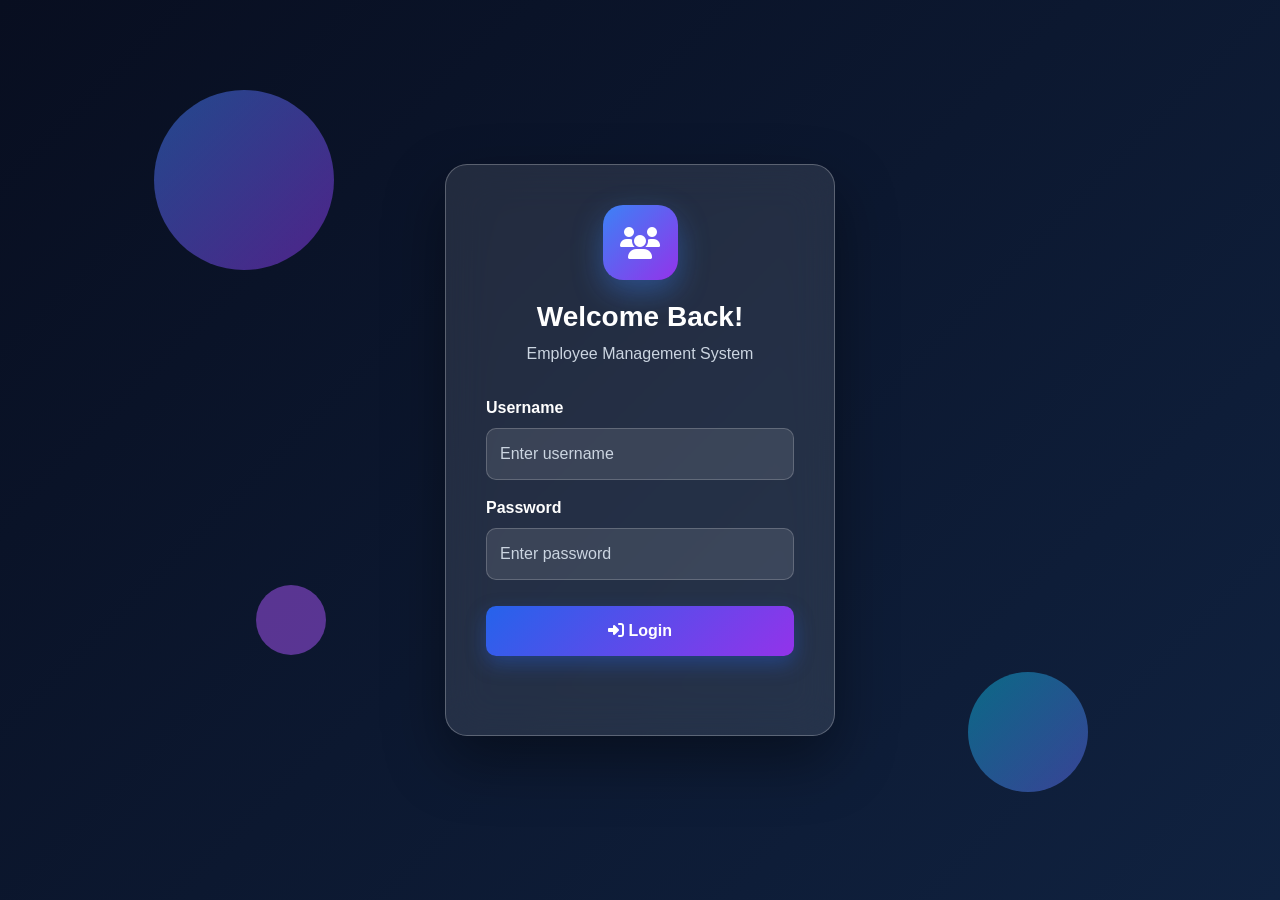
<file: login.html>
<!DOCTYPE html>
<html lang="en">
<head>
    <meta charset="UTF-8">
    <meta name="viewport" content="width=device-width, initial-scale=1.0">
    <title>Admin Login | Employee Management</title>

    <link href="https://cdn.jsdelivr.net/npm/bootstrap@5.3.3/dist/css/bootstrap.min.css" rel="stylesheet">
    <link rel="stylesheet" href="https://cdnjs.cloudflare.com/ajax/libs/font-awesome/6.5.2/css/all.min.css">

    <style>
        * { margin: 0; padding: 0; box-sizing: border-box; }

        body {
            min-height: 100vh;
            display: flex;
            justify-content: center;
            align-items: center;
            position: relative;
            overflow: hidden;
            font-family: 'Segoe UI', Arial, sans-serif;
            background: linear-gradient(135deg, #080e20, #142c50, #301b52);
            background-size: 300% 300%;
            animation: backgroundMove 10s ease infinite;
        }

        @keyframes backgroundMove {
            0%, 100% { background-position: 0% 50%; }
            50% { background-position: 100% 50%; }
        }

        .shape {
            position: absolute;
            border-radius: 50%;
            opacity: 0.5;
            animation: float 7s ease-in-out infinite;
            pointer-events: none;
        }
        .shape1 { width: 180px; height: 180px; background: linear-gradient(135deg, #3b82f6, #9333ea); top: 10%; left: 12%; }
        .shape2 { width: 120px; height: 120px; background: linear-gradient(135deg, #06b6d4, #6366f1); bottom: 12%; right: 15%; animation-delay: 2s; }
        .shape3 { width: 70px; height: 70px; background: #a855f7; top: 65%; left: 20%; animation-delay: 1s; }

        @keyframes float {
            0%, 100% { transform: translateY(0) rotate(0deg); }
            50% { transform: translateY(-35px) rotate(180deg); }
        }

        .login-card {
            position: relative;
            z-index: 2;
            width: 390px;
            max-width: calc(100% - 32px);
            padding: 40px;
            background: rgba(255, 255, 255, 0.10);
            backdrop-filter: blur(22px);
            -webkit-backdrop-filter: blur(22px);
            border: 1px solid rgba(255, 255, 255, 0.25);
            border-radius: 22px;
            box-shadow: 0 25px 60px rgba(0, 0, 0, 0.4);
            transition: transform 0.25s ease, box-shadow 0.3s ease;
        }

        .login-icon {
            width: 75px;
            height: 75px;
            margin: 0 auto 20px;
            display: flex;
            justify-content: center;
            align-items: center;
            border-radius: 20px;
            color: white;
            font-size: 32px;
            background: linear-gradient(135deg, #3b82f6, #9333ea);
            box-shadow: 0 12px 30px rgba(59, 130, 246, 0.4);
        }

        .login-card h2 { text-align: center; color: white; font-size: 28px; font-weight: 700; margin-bottom: 8px; }
        .login-card p { text-align: center; color: #cbd5e1; margin-bottom: 30px; }
        .form-label { color: white; font-weight: 600; }

        .form-control {
            padding: 13px;
            color: white;
            background: rgba(255, 255, 255, 0.10);
            border: 1px solid rgba(255, 255, 255, 0.2);
            border-radius: 10px;
        }
        .form-control::placeholder { color: #cbd5e1; }
        .form-control:focus {
            color: white;
            background: rgba(255, 255, 255, 0.15);
            border-color: #60a5fa;
            box-shadow: 0 0 15px rgba(59, 130, 246, 0.4);
        }

        .login-btn {
            width: 100%;
            padding: 13px;
            margin-top: 10px;
            border: none;
            border-radius: 10px;
            color: white;
            font-weight: 700;
            font-size: 16px;
            background: linear-gradient(135deg, #2563eb, #9333ea);
            box-shadow: 0 8px 20px rgba(37, 99, 235, 0.35);
            transition: transform 0.3s ease, box-shadow 0.3s ease;
        }
        .login-btn:hover:not(:disabled) { transform: translateY(-3px); box-shadow: 0 15px 30px rgba(147, 51, 234, 0.4); }
        .login-btn:disabled { opacity: 0.7; cursor: wait; }

        #message { margin-top: 15px; text-align: center; min-height: 24px; }

        @media (max-width: 480px) {
            .login-card { padding: 28px; }
            .shape1 { width: 100px; height: 100px; }
            .shape2 { width: 80px; height: 80px; }
        }

        @media (prefers-reduced-motion: reduce) {
            *, *::before, *::after { animation-duration: 0.01ms !important; transition-duration: 0.01ms !important; }
        }
    </style>
</head>

<body>
    <div class="shape shape1"></div>
    <div class="shape shape2"></div>
    <div class="shape shape3"></div>

    <div class="login-card" id="loginCard">
        <div class="login-icon"><i class="fa-solid fa-users"></i></div>

        <h2>Welcome Back!</h2>
        <p>Employee Management System</p>

        <form id="loginForm">
            <div class="mb-3">
                <label class="form-label" for="username">Username</label>
                <input type="text" id="username" class="form-control" placeholder="Enter username" autocomplete="username" required>
            </div>

            <div class="mb-3">
                <label class="form-label" for="password">Password</label>
                <input type="password" id="password" class="form-control" placeholder="Enter password" autocomplete="current-password" required>
            </div>

            <button type="submit" class="login-btn">
                <i class="fa-solid fa-right-to-bracket"></i> Login
            </button>

            <div id="message" role="status"></div>
        </form>
    </div>

    <script src="login.js"></script>

    <script>
        // Gentle 3D tilt that follows the mouse
        const card = document.getElementById("loginCard");

        if (window.matchMedia("(hover: hover) and (pointer: fine)").matches) {
            document.addEventListener("mousemove", function (event) {
                const x = (window.innerWidth / 2 - event.clientX) / 45;
                const y = (window.innerHeight / 2 - event.clientY) / 45;
                card.style.transform = `perspective(1000px) rotateY(${-x}deg) rotateX(${y}deg)`;
            });

            document.addEventListener("mouseleave", function () {
                card.style.transform = "perspective(1000px) rotateY(0deg) rotateX(0deg)";
            });
        }
    </script>
</body>
</html>
</file>
